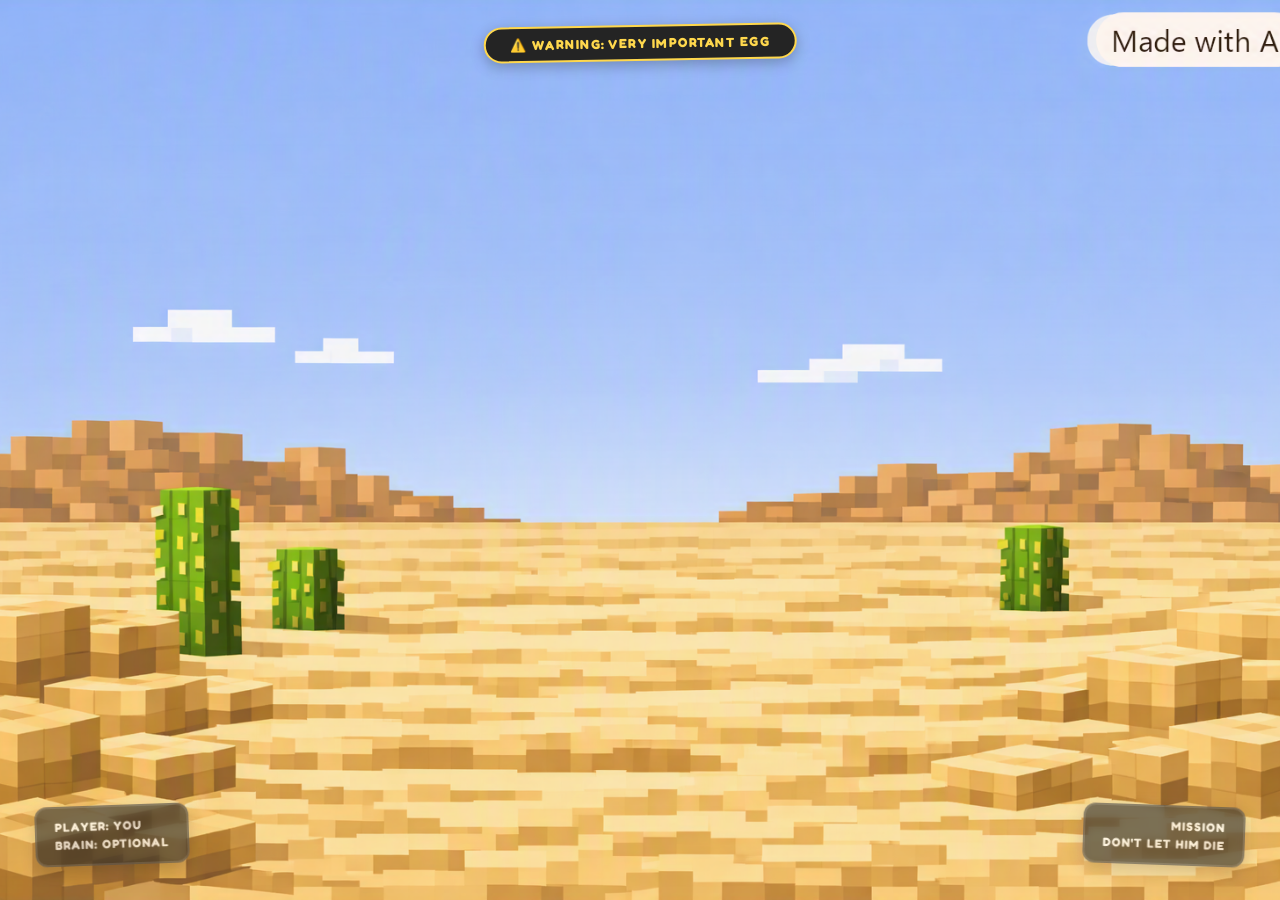
<file: index.html>
<!DOCTYPE html>
<html lang="en">
<head>
    <meta charset="UTF-8">
    <meta name="viewport" content="width=device-width, initial-scale=1.0">
    <title>MOTTA</title>

    <link rel="preconnect" href="https://fonts.googleapis.com">
    <link rel="preconnect" href="https://fonts.gstatic.com" crossorigin>
    <link href="https://fonts.googleapis.com/css2?family=Bangers&family=Fredoka:wght@600;700;800&display=swap" rel="stylesheet">

    <link rel="stylesheet" href="style.css">
</head>
<body>

    <main class="intro">

        <!-- TOP SMALL WARNING -->
        <div class="warning" id="warning">
            ⚠️ WARNING: VERY IMPORTANT EGG
        </div>

        <!-- CORNER SMALL WRITINGS -->
        <div class="side-text left">
            PLAYER: YOU<br>
            BRAIN: OPTIONAL
        </div>

        <div class="side-text right">
            MISSION<br>
            DON'T LET HIM DIE
        </div>

        <!-- FIRST NORMAL EGG (ROLLS IN) -->
        <div class="egg-container" id="eggContainer">
            <img src="assets/simplemotta-removebg-preview.png" alt="Motta" class="egg">
        </div>

        <!-- 1. MOTTA TITLE (TOP) -->
        <section class="title-container" id="titleContainer">
            <h1 class="motta-title">
                M<img src="assets/omlette-removebg-preview.png" alt="O">TTA
            </h1>
        </section>

        <!-- 2. BUFF MOTTA (CENTER HERO - BIG & GUARANTEED VISIBLE) -->
        <div class="muscle-container" id="muscleContainer">
            <img src="assets/muscle-removebg-preview.png" alt="Muscle Motta" class="muscle-egg">
        </div>

        <!-- 3. 3D PEDESTAL DOCK (BOTTOM) -->
        <section class="pedestal" id="actionContainer">
            <div class="pedestal-top"></div>
            <div class="pedestal-front">
                <p class="mission-tagline">KEEP THIS EGG ALIVE</p>
                
                <div class="timer-badge">
                    ⏱ 60 SECONDS
                </div>

                <div class="btn-casing">
                    <button id="continueButton" class="arcade-btn">
                        START GAME
                    </button>
                </div>
            </div>
        </section>

        <!-- CRACK EFFECT -->
        <div class="crack" id="crack">
            <span></span>
            <span></span>
            <span></span>
        </div>

    </main>

    <script src="script.js"></script>
</body>
</html>
</file>
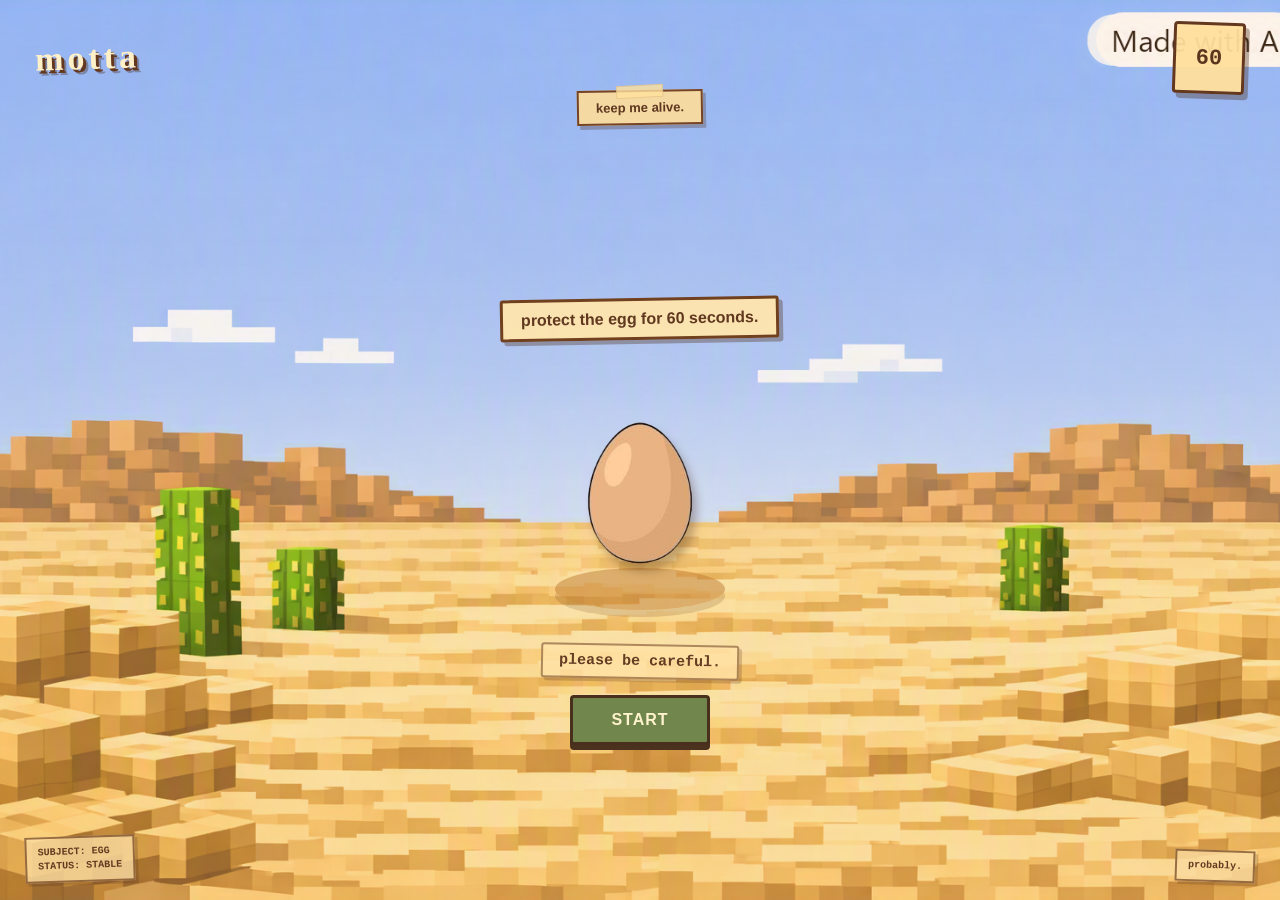
<file: game/game.html>
<!DOCTYPE html>
<html lang="en">

<head>
    <meta charset="UTF-8">
    <meta name="viewport" content="width=device-width, initial-scale=1.0">

    <title>MOTTA — The Game</title>

    <link rel="stylesheet" href="game.css">
</head>

<body>

    <main class="game-page">

        <!-- TOP BAR -->
        <header class="top-bar">

            <div class="game-name">
                motta
            </div>

            <div class="timer" id="timer">
                60
            </div>

        </header>


        <!-- SMALL NOTE -->
        <div class="game-note">
            keep me alive.
        </div>


        <!-- GAME AREA -->
        <section class="game-area">

            <p class="instruction" id="instruction">
                protect the egg for 60 seconds.
            </p>


            <!-- EGG -->
            <div class="egg-wrapper" id="eggWrapper">

                <div class="egg-game" id="egg">

                    <img
                        src="../assets/simplemotta-removebg-preview.png"
                        alt="Egg"
                        id="eggImage"
                    >

                    <img
                        src="../assets/crackedegg-removebg-preview.png"
                        alt="Cracked egg"
                        id="crackedEggImage"
                    >

                    <img
                        src="../assets/peppapig-removebg-preview.png"
                        alt="Peppa Pig"
                        id="failedEggImage"
                    >

                </div>

            </div>


            <!-- MESSAGE -->
            <div class="message" id="message">
                please be careful.
            </div>


            <!-- START BUTTON -->
            <button id="startButton">
                START
            </button>

        </section>


        <!-- BOTTOM NOTES -->
        <div class="bottom-note left">
            SUBJECT: EGG<br>
            STATUS: STABLE
        </div>

        <div class="bottom-note right">
            probably.
        </div>

    </main>


    <script src="game.js"></script>

</body>

</html>
</file>
<file: style.css>
* {
    margin: 0;
    padding: 0;
    box-sizing: border-box;
}

body {
    width: 100%;
    height: 100vh;
    overflow: hidden;
    background: #d99b52;
    color: #3b2615;
    font-family: "Fredoka", sans-serif;
}

.intro {
    position: relative;
    width: 100%;
    height: 100vh;
    display: flex;
    align-items: center;
    justify-content: center;
    overflow: hidden;

    background-image: url("assets/1.png");
    background-size: cover;
    background-position: center;
    background-repeat: no-repeat;
}

/* =========================================
   TOP SMALL WARNING
========================================= */
.warning {
    position: absolute;
    top: 25px;
    left: 50%;
    transform: translateX(-50%) rotate(-1deg);
    background: #242424;
    color: #ffd84d;
    border: 2px solid #ffd84d;
    padding: 8px 24px;
    border-radius: 20px;
    font-weight: 700;
    font-size: 13px;
    letter-spacing: 1.5px;
    opacity: 0;
    z-index: 10;
    box-shadow: 0 4px 14px rgba(0, 0, 0, 0.25);
    transition: opacity 0.5s ease;
}

/* =========================================
   CORNER SMALL WRITINGS
========================================= */
.side-text {
    position: absolute;
    font-size: 12px;
    font-weight: 700;
    line-height: 1.5;
    letter-spacing: 1px;
    opacity: 0;
    z-index: 10;
    background: rgba(36, 36, 36, 0.85);
    color: #ffffff;
    padding: 10px 18px;
    border-radius: 12px;
    border: 2px solid rgba(255, 255, 255, 0.15);
    box-shadow: 0 6px 16px rgba(0, 0, 0, 0.2);
    backdrop-filter: blur(4px);
    transition: opacity 0.8s ease;
}

.side-text.left {
    left: 35px;
    bottom: 35px;
    transform: rotate(-2deg);
}

.side-text.right {
    right: 35px;
    bottom: 35px;
    text-align: right;
    transform: rotate(2deg);
}

/* =========================================
   FIRST EGG (ROLL-IN)
========================================= */
.egg-container {
    position: absolute;
    left: -350px;
    top: 46%;
    transform: translateY(-50%);
    width: 280px;
    height: 280px;
    display: flex;
    align-items: center;
    justify-content: center;
    z-index: 4;
    transition:
        left 2.5s cubic-bezier(.15,.75,.25,1),
        transform 2.5s cubic-bezier(.15,.75,.25,1),
        opacity 0.35s ease;
}

.egg {
    width: 270px;
    height: 270px;
    object-fit: contain;
    user-select: none;
    pointer-events: none;
    filter: drop-shadow(0 15px 8px rgba(0, 0, 0, 0.2));
}

.egg-container.roll {
    left: 50%;
    transform: translate(-50%, -50%) rotate(720deg);
}

.egg-container.bounce {
    animation: bounce 0.5s ease;
}

@keyframes bounce {
    0%, 100% { transform: translate(-50%, -50%) scale(1); }
    40% { transform: translate(-50%, -50%) scale(1.08); }
    70% { transform: translate(-50%, -50%) scale(0.95); }
}

.egg-container.hide {
    opacity: 0;
    transform: translate(-50%, -50%) scale(1.3) rotate(760deg);
}

/* =========================================
   1. MOTTA TITLE (TOP TIER)
========================================= */
.title-container {
    position: absolute;
    top: 10%;
    left: 50%;
    transform: translate(-50%, -30px) scale(0.85);
    text-align: center;
    opacity: 0;
    z-index: 5;
    pointer-events: none;
    transition: opacity 0.6s ease, transform 0.6s cubic-bezier(.2,1.5,.4,1);
}

.title-container.show {
    opacity: 1;
    transform: translate(-50%, 0) scale(1);
    pointer-events: auto;
}

.motta-title {
    font-family: "Bangers", cursive;
    font-size: 130px;
    letter-spacing: 8px;
    line-height: 0.95;
    color: #ff5c26;
    -webkit-text-stroke: 5px #242424;
    text-shadow: 
        8px 8px 0 #ffd84d,
        0 14px 25px rgba(0, 0, 0, 0.25);
    display: flex;
    align-items: center;
    justify-content: center;
    animation: titleWiggle 0.8s ease;
}

.motta-title img {
    width: 165px;
    height: 165px;
    object-fit: contain;
    margin: 0 4px;
    -webkit-text-stroke: 0;
    filter: drop-shadow(5px 5px 0 #242424);
    animation: eggWobble 4s ease-in-out infinite alternate;
}

@keyframes eggWobble {
    0% { transform: rotate(-3deg) scale(1); }
    100% { transform: rotate(3deg) scale(1.04); }
}

@keyframes titleWiggle {
    0% { transform: rotate(-8deg) scale(0.7); }
    40% { transform: rotate(4deg) scale(1.1); }
    70% { transform: rotate(-2deg) scale(0.96); }
    100% { transform: rotate(0deg) scale(1); }
}

/* =========================================
   2. HERO: BIG MUSCLE MOTTA (CENTER)
========================================= */
.muscle-container {
    position: absolute;
    top: 47%;
    left: 50%;
    transform: translate(-50%, -50%) scale(0.5);
    width: 400px;
    height: 360px;
    display: flex;
    align-items: center;
    justify-content: center;
    opacity: 0;
    z-index: 6;
    pointer-events: none;
}

.muscle-egg {
    width: 100%;
    height: 100%;
    object-fit: contain;
    user-select: none;
    filter: drop-shadow(0 20px 18px rgba(0, 0, 0, 0.28));
}

/* Ground shadow where Motta touches the pedestal */
.muscle-container::after {
    content: "";
    position: absolute;
    bottom: -6px;
    left: 50%;
    transform: translateX(-50%);
    width: 220px;
    height: 24px;
    background: radial-gradient(ellipse at center, rgba(0, 0, 0, 0.35) 0%, rgba(0, 0, 0, 0) 70%);
    border-radius: 50%;
    z-index: -1;
}

.muscle-container.show {
    opacity: 1 !important;
    pointer-events: auto;
    animation: muscleAppear 0.7s cubic-bezier(.2,1.5,.4,1) forwards;
}

/* Idle flex breathing on the image itself */
.muscle-container.show .muscle-egg {
    animation: idleFlex 3s ease-in-out 0.7s infinite alternate;
}

@keyframes muscleAppear {
    0% {
        opacity: 0;
        transform: translate(-50%, -50%) scale(0.5) rotate(-8deg);
    }
    60% {
        opacity: 1;
        transform: translate(-50%, -50%) scale(1.08) rotate(3deg);
    }
    100% {
        opacity: 1;
        transform: translate(-50%, -50%) scale(1) rotate(0deg);
    }
}

@keyframes idleFlex {
    0% { transform: scale(1); }
    100% { transform: scale(1.03) translateY(-6px); }
}

/* =========================================
   3. 3D PEDESTAL DOCK (BOTTOM)
========================================= */
.pedestal {
    position: absolute;
    bottom: 30px;
    left: 50%;
    transform: translate(-50%, 30px) scale(0.9);
    width: 340px;
    opacity: 0;
    z-index: 7;
    pointer-events: none;
    transition: opacity 0.6s ease, transform 0.6s cubic-bezier(.2,1.5,.4,1);
}

.pedestal.show {
    opacity: 1;
    transform: translate(-50%, 0) scale(1);
    pointer-events: auto;
}

.pedestal-top {
    width: 300px;
    height: 18px;
    margin: 0 auto;
    background: #e8ded0;
    border: 3.5px solid #3c2a1a;
    border-bottom: none;
    border-radius: 8px 8px 0 0;
}

.pedestal-front {
    background: #fbf5ea;
    border: 3.5px solid #3c2a1a;
    border-radius: 14px;
    padding: 16px 20px 20px;
    text-align: center;
    box-shadow:
        0 10px 0 #3c2a1a,
        0 20px 30px rgba(0, 0, 0, 0.3);
}

.mission-tagline {
    font-size: 15px;
    font-weight: 800;
    color: #3b2615;
    letter-spacing: 1.5px;
    text-transform: uppercase;
}

.timer-badge {
    display: inline-block;
    margin-top: 6px;
    background: #ffffff;
    color: #3b2615;
    font-size: 13px;
    font-weight: 800;
    padding: 5px 16px;
    border-radius: 20px;
    border: 2px solid #3b2615;
    letter-spacing: 0.5px;
}

.btn-casing {
    margin-top: 14px;
    background: #2a2e33;
    padding: 6px;
    border-radius: 12px;
    border: 3px solid #1a1c1e;
    box-shadow: 0 4px 0 #141618;
}

.arcade-btn {
    width: 100%;
    padding: 12px 0;
    background: #ff3b2f;
    color: #1a1a1a;
    font-family: "Bangers", cursive;
    font-size: 26px;
    letter-spacing: 2px;
    border: 2.5px solid #222;
    border-radius: 8px;
    cursor: pointer;
    box-shadow:
        inset 0 3px 0 rgba(255, 255, 255, 0.45),
        inset 0 -4px 0 rgba(0, 0, 0, 0.3),
        0 6px 0 #a8231b;
    transition: transform 0.1s ease, box-shadow 0.1s ease, background 0.1s ease;
}

.arcade-btn:hover {
    background: #ff4d42;
    transform: translateY(-2px);
    box-shadow:
        inset 0 3px 0 rgba(255, 255, 255, 0.45),
        inset 0 -4px 0 rgba(0, 0, 0, 0.3),
        0 8px 0 #a8231b;
}

.arcade-btn:active {
    transform: translateY(4px);
    box-shadow:
        inset 0 2px 0 rgba(255, 255, 255, 0.4),
        inset 0 -2px 0 rgba(0, 0, 0, 0.2),
        0 2px 0 #a8231b;
}

/* =========================================
   RESPONSIVE SCALING
========================================= */
@media (max-height: 750px), (max-width: 520px) {
    .muscle-container {
        width: 320px;
        height: 290px;
    }
    .motta-title {
        font-size: 90px;
    }
    .motta-title img {
        width: 110px;
        height: 110px;
    }
    .pedestal {
        transform: translate(-50%, 0) scale(0.85);
        bottom: 15px;
    }
}
</file>
<file: game/game.css>
* {
    margin: 0;
    padding: 0;
    box-sizing: border-box;
}

html,
body {
    width: 100%;
    height: 100%;
}

body {
    overflow: hidden;
    font-family: "Trebuchet MS", sans-serif;
    color: #4d321f;
    background: #d99b52;
}


/* =========================================
   DESERT BACKGROUND
========================================= */

.game-page {
    position: relative;

    width: 100%;
    height: 100vh;

    overflow: hidden;

    background-image: url("../assets/1.png");

    background-size: cover;
    background-position: center center;
    background-repeat: no-repeat;
}

.game-page::before {
    content: "";

    position: absolute;
    inset: 0;

    background: linear-gradient(
        180deg,
        rgba(255, 210, 120, 0.04),
        rgba(255, 165, 70, 0.08)
    );

    pointer-events: none;

    z-index: 1;
}

.game-page::after {
    content: none;
}


/* =========================================
   TOP BAR
========================================= */

.top-bar {
    position: relative;

    width: 100%;

    display: flex;
    justify-content: space-between;
    align-items: center;

    padding: 22px 35px;

    z-index: 30;
}

.game-name {
    font-family: "Bangers", cursive;

    font-size: 34px;
    font-weight: bold;

    letter-spacing: 4px;

    color: #fff0c7;

    text-shadow:
        3px 3px 0 #63381f,
        5px 5px 0 rgba(70, 37, 20, 0.35);

    transform: rotate(-2deg);
}

.timer {
    width: 72px;
    height: 72px;

    display: flex;
    align-items: center;
    justify-content: center;

    border-radius: 4px;

    background: rgba(255, 224, 157, 0.94);

    border: 3px solid #63381f;

    font-family: "Courier New", monospace;

    font-size: 22px;
    font-weight: bold;

    color: #5c351e;

    box-shadow:
        4px 5px 0 rgba(70, 37, 20, 0.35);

    transform: rotate(2deg);

    transition: transform 0.2s ease;
}

.timer.warning {
    animation: timerWarning 0.5s ease;
}

@keyframes timerWarning {

    0% {
        transform: rotate(2deg) scale(1);
    }

    50% {
        transform: rotate(-4deg) scale(1.18);
    }

    100% {
        transform: rotate(2deg) scale(1);
    }
}


/* =========================================
   TOP NOTE
========================================= */

.game-note {
    position: absolute;

    top: 90px;
    left: 50%;

    transform:
        translateX(-50%)
        rotate(-1deg);

    padding: 8px 17px;

    background: rgba(250, 219, 159, 0.94);

    border: 2px solid #754326;

    color: #5e371f;

    font-size: 13px;
    font-weight: bold;

    box-shadow:
        3px 4px 0 rgba(72, 39, 21, 0.28);

    z-index: 25;
}

.game-note::before {
    content: "";

    position: absolute;

    width: 45px;
    height: 11px;

    top: -7px;
    left: 50%;

    transform:
        translateX(-50%)
        rotate(-2deg);

    background: rgba(255, 225, 158, 0.8);

    border: 1px solid rgba(133, 83, 40, 0.15);
}


/* =========================================
   GAME AREA
========================================= */

.game-area {
    position: relative;

    width: 100%;
    height: calc(100vh - 90px);

    display: flex;
    flex-direction: column;

    align-items: center;
    justify-content: center;

    z-index: 10;
}


/* =========================================
   INSTRUCTION
========================================= */

.instruction {
    position: relative;

    margin-bottom: 18px;

    padding: 9px 18px;

    background: rgba(255, 230, 173, 0.94);

    border: 3px solid #70401f;

    border-radius: 3px;

    color: #60381f;

    font-size: 16px;
    font-weight: bold;

    text-align: center;

    box-shadow:
        4px 4px 0 rgba(76, 41, 21, 0.35);

    transform: rotate(-1deg);

    z-index: 30;
}


/* =========================================
   EGG
========================================= */

.egg-wrapper {
    position: relative;

    width: 270px;
    height: 270px;

    display: flex;

    align-items: center;
    justify-content: center;

    z-index: 20;
}

.egg-wrapper::after {
    content: "";

    position: absolute;

    left: 50%;
    bottom: 18px;

    width: 170px;
    height: 42px;

    transform: translateX(-50%);

    background: rgba(187, 119, 48, 0.48);

    border-radius: 50%;

    box-shadow:
        0 7px 0 rgba(95, 52, 24, 0.16);

    z-index: -1;
}

.egg-game {
    position: relative;

    width: 180px;
    height: 220px;

    transition:
        transform 0.2s ease,
        filter 0.2s ease;

    z-index: 5;
}

.egg-game img {
    position: absolute;

    width: 100%;
    height: 100%;

    object-fit: contain;

    user-select: none;
    pointer-events: none;
}

#eggImage {
    display: block;

    filter:
        drop-shadow(
            5px 8px 4px rgba(63, 35, 18, 0.30)
        );
}

#crackedEggImage {
    display: none;

    filter:
        drop-shadow(
            5px 8px 4px rgba(63, 35, 18, 0.30)
        );
}

#failedEggImage {
    display: none;

    transform: scale(0.2);

    transform-origin: center center;
}


/* =========================================
   SCARED EGG
========================================= */

.egg-game.scared {
    animation: scared 0.35s ease;
}

@keyframes scared {

    0% {
        transform: translateX(0);
    }

    25% {
        transform:
            translateX(-8px)
            rotate(-3deg);
    }

    50% {
        transform:
            translateX(8px)
            rotate(3deg);
    }

    75% {
        transform: translateX(-5px);
    }

    100% {
        transform: translateX(0);
    }
}


/* =========================================
   MESSAGE
========================================= */

.message {
    min-height: 30px;

    margin-top: 16px;

    padding: 7px 16px;

    background: rgba(255, 226, 166, 0.88);

    border: 2px solid rgba(100, 55, 27, 0.55);

    border-radius: 3px;

    color: #5d351e;

    font-family: "Courier New", monospace;

    font-size: 15px;
    font-weight: 700;

    text-align: center;

    opacity: 0.95;

    transform: rotate(1deg);

    box-shadow:
        3px 3px 0 rgba(68, 37, 19, 0.22);

    z-index: 30;
}

.message.pop {
    animation: messagePop 0.3s ease;
}

@keyframes messagePop {

    0% {
        transform:
            rotate(1deg)
            scale(1);
    }

    50% {
        transform:
            rotate(-2deg)
            scale(1.08);
    }

    100% {
        transform:
            rotate(1deg)
            scale(1);
    }
}


/* =========================================
   START BUTTON
========================================= */

#startButton {
    margin-top: 16px;

    padding: 13px 38px;

    border: 3px solid #49301d;

    border-radius: 4px;

    background: #71864c;

    color: #fff3ce;

    font-family: "Trebuchet MS", sans-serif;

    font-size: 16px;
    font-weight: bold;

    letter-spacing: 1px;

    cursor: pointer;

    box-shadow:
        0 5px 0 #4b321f;

    transition:
        transform 0.15s ease,
        box-shadow 0.15s ease;

    z-index: 35;
}

#startButton:hover {
    transform: translateY(-3px);

    box-shadow:
        0 8px 0 #4b321f;
}

#startButton:active {
    transform: translateY(3px);

    box-shadow:
        0 2px 0 #4b321f;
}


/* =========================================
   PEPPA
========================================= */

#failedEggImage.peppa-grow {
    animation:
        peppaGrow 1.2s ease-in forwards,
        peppaShake 0.5s ease-in-out 1.2s infinite;
}

@keyframes peppaGrow {

    0% {
        transform: scale(0.2);
    }

    35% {
        transform: scale(0.6);
    }

    65% {
        transform: scale(1.1);
    }

    100% {
        transform: scale(1.4);
    }
}

@keyframes peppaShake {

    0% {
        transform:
            scale(1.4)
            translateX(0);
    }

    20% {
        transform:
            scale(1.4)
            translateX(-12px);
    }

    40% {
        transform:
            scale(1.4)
            translateX(12px);
    }

    60% {
        transform:
            scale(1.4)
            translateX(-12px);
    }

    80% {
        transform:
            scale(1.4)
            translateX(12px);
    }

    100% {
        transform:
            scale(1.4)
            translateX(0);
    }
}


/* =========================================
   GAME OVER
========================================= */

.game-over {
    animation:
        gameOver 0.7s ease forwards;

    color: #fff0c5;

    text-shadow:
        3px 3px 0 #63381d;
}

@keyframes gameOver {

    0% {
        transform: scale(1);
    }

    50% {
        transform:
            scale(1.15)
            rotate(3deg);
    }

    100% {
        transform: scale(0.95);
    }
}


/* =========================================
   BOTTOM NOTES
========================================= */

.bottom-note {
    position: absolute;

    bottom: 18px;

    padding: 7px 11px;

    background: rgba(250, 219, 159, 0.82);

    border: 2px solid rgba(112, 64, 31, 0.7);

    color: #63391f;

    font-family: "Courier New", monospace;

    font-size: 10px;
    font-weight: bold;

    line-height: 1.4;

    box-shadow:
        3px 3px 0 rgba(72, 39, 21, 0.2);

    z-index: 25;
}

.bottom-note.left {
    left: 25px;

    transform: rotate(-2deg);
}

.bottom-note.right {
    right: 25px;

    transform: rotate(2deg);
}


/* =========================================
   MOBILE
========================================= */

@media (max-width: 600px) {

    .top-bar {
        padding: 17px 20px;
    }

    .game-name {
        font-size: 24px;
        letter-spacing: 3px;
    }

    .timer {
        width: 58px;
        height: 58px;

        font-size: 18px;
    }

    .game-note {
        top: 76px;

        font-size: 11px;

        padding: 7px 12px;
    }

    .instruction {
        margin-bottom: 12px;

        padding: 8px 13px;

        font-size: 13px;
    }

    .egg-wrapper {
        width: 220px;
        height: 220px;
    }

    .egg-game {
        width: 155px;
        height: 195px;
    }

    .egg-wrapper::after {
        width: 145px;
        height: 35px;

        bottom: 14px;
    }

    .message {
        margin-top: 10px;

        font-size: 13px;

        padding: 6px 12px;
    }

    #startButton {
        padding: 11px 30px;

        font-size: 14px;
    }

    .game-over {
        font-size: 20px;
    }

    .bottom-note {
        display: none;
    }
}


/* =========================================
   SHORT SCREENS
========================================= */

@media (max-height: 650px) {

    .top-bar {
        padding-top: 12px;
        padding-bottom: 12px;
    }

    .game-note {
        top: 65px;
    }

    .instruction {
        margin-bottom: 7px;
    }

    .egg-wrapper {
        height: 205px;
    }

    .egg-game {
        width: 140px;
        height: 175px;
    }

    .message {
        margin-top: 6px;
    }

    #startButton {
        margin-top: 9px;
    }
}
</file>
